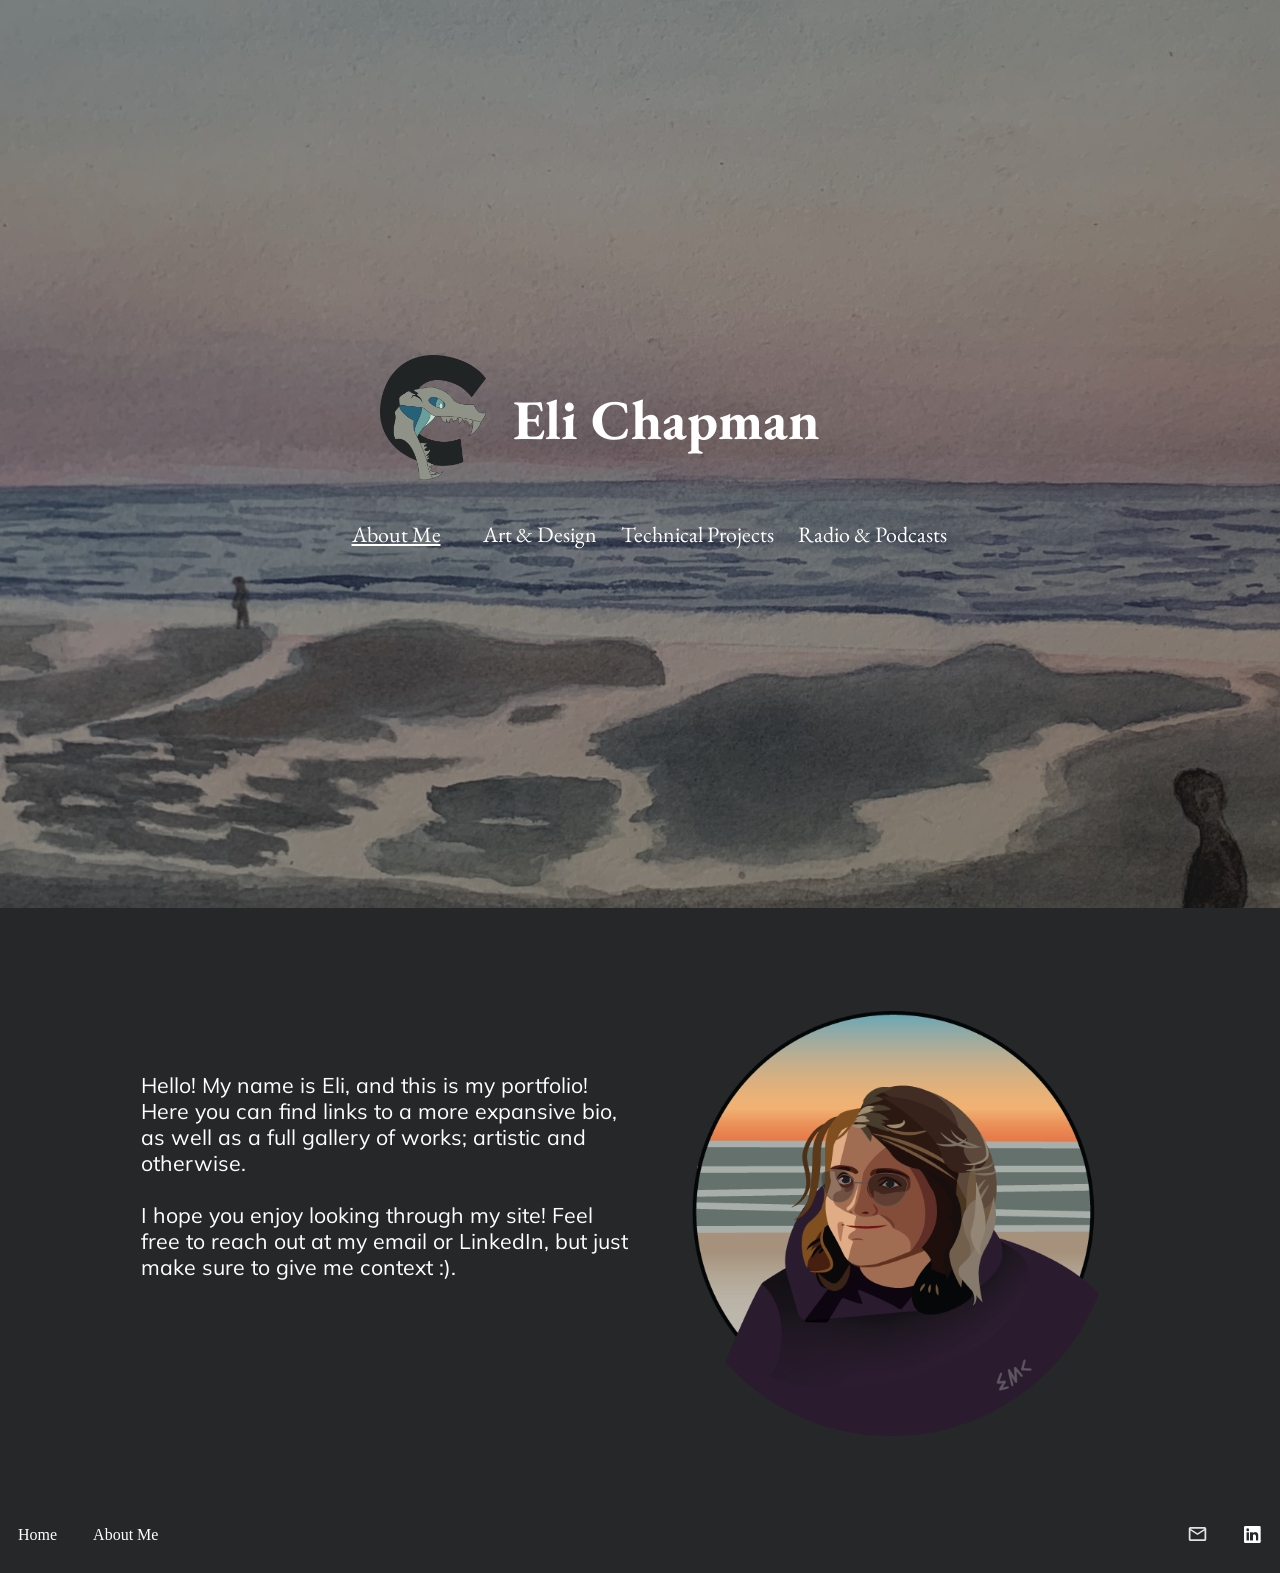
<file: index.html>
<!--
Created by Eli Chapman
Last updated 5/12/25
Copyright 2025

Description: This is the index page for my personal portfolio page

Notes:
 - robots.txt is meant to stop general webcrawlers; art should still eventually be run through glaze/nightshade
 - fonts aquired from open foundry and google fonts

Sources:
 - basic knowledge (referenced heavily, but sporadically)
    - https://www.w3schools.com/html/ - HTML basics, includes all tabs on sidebar
    - https://www.w3schools.com/css/ - CSS basics, includes all tabs on sidebar
    - https://www.w3schools.com/cssref/atrule_font-face.php - fonts

 - specific features
    - https://www.w3schools.com/howto/howto_css_dropdown.asp - dropdown menu
    - https://www.w3schools.com/howto/howto_js_slideshow.asp - making a slideshow (for comics)
    - https://developer.mozilla.org/en-US/docs/Web/CSS/CSS_fonts/Variable_fonts_guide - variable fonts
    - https://www.dhiwise.com/post/html-open-link-in-new-tab-improve-user-navigation - going to a new tab when clicking a link
    - https://www.w3schools.com/tags/tryit.asp?filename=tryhtml_link_mailto - using Mailto links
    - https://developer.mozilla.org/en-US/docs/Web/SVG/Attribute/viewBox - using SVGs
        - https://stackoverflow.com/questions/24626908/how-to-get-rid-of-extra-space-below-svg-in-div-element - svg alignment
    - https://www.w3schools.com/tags/tag_embed.asp - embed tag
    - https://help.figma.com/hc/en-us/articles/360039827134-Embed-files-and-prototypes - embedding tags
    - https://www.w3schools.com/html/html_div.asp - div alignment

 - interaction questions (referenced to answer why specific things aren't working and the like, typically mostly just looked at)
    - https://stackoverflow.com/questions/50455838/flexbox-not-full-width - flexbox stuff
    - https://stackoverflow.com/questions/12048897/how-would-i-layer-an-element-below-another - position above/below
    - https://www.w3.org/MarkUp/html3-tables/alignment.html - how to align horizontally in tables
    - https://www.geeksforgeeks.org/html-align-attribute/ - align is outdated & how to do better
    - https://developer.mozilla.org/en-US/docs/Web/CSS/flex-grow - image growth in flexboxes
    - https://www.w3schools.com/css/css_align.asp
    - https://stackoverflow.com/questions/4781573/how-can-i-make-a-bar-flush-with-the-top-left-and-right-of-a-browser-window-in
    - https://stackoverflow.com/questions/15852401/how-to-reuse-the-html-code-in-every-html-page - potential code reuse (unused, requires PHP or jQuery)
    - https://www.w3schools.com/howto/howto_js_popup.asp - doing a popup (unused)
    - https://stackoverflow.com/questions/25080716/why-do-block-elements-go-behind-a-float-and-inline-go-around

TODO:
 - clean up comments & code
 - add Web/GD projects
 - fix loading stuff
 - code-re-use
-->

<!DOCTYPE html>
<html>

<head>

    <title>Eli Chapman - Identity Through Art</title>
    <link rel="stylesheet" href="stylesheets/style1.css">
    <link rel="icon" href="images/Logo.png"> <!--favicon-->

</head>

<body style="overscroll-behavior: none;">

    <!-- https://www.w3schools.com/html/html_images_picture.asp -->
    <!-- background image, will have things on top of it -->
    <!-- done as a seprate aspect from background-image for extra flexibility -->
    <picture>
        <source media="(min-width: 1300px)" srcset="images/Home_Page-Background/computer.png">
        <source media="(min-width: 950px)" srcset="images/Home_Page-Background/tab2.png">
        <source media="(min-width: 700px)" srcset="images/Home_Page-Background/tab.png">
        <img class="homepage-cover" src="images/Home_Page-Background/phone.png" style="z-index: -1;">
    </picture>
    
    <!--main layout of page-->
    <div class="flex-container" style="z-index: 0;">
        <!--blank div "box" is set to view height to allow seeing BG image-->
        <div style="height: 100vh; align-content: center;">
            <!--main menu is placed in the center of the empty box-->
            <table>
                <tr>
                    <td style="text-align: right;">
                        <img src="images/Logo.png" style="height: 125px;">
                    </td>
                    <td style="text-align: left;">
                        <!-- align is reccomended to be transfered into css -->
                        <h1>Eli Chapman</h1> 
                    </td>
                </tr>
                <tr>
                    <td colspan="2">
                        <!-- second table is used to align buttons across the colspan w/o depening on number -->
                        <table class="t-menu">
                            <tr>
                                <td>
                                    <button class="menu-button">
                                        <a href="./about.html">About Me</a>
                                    </button>
                                </td>
                                <td>
                                    <div class="dropdown">
                                        <button class="menu-button d-button">Art & Design</button>
                                        <div class="d-content">
                                            <a href="./traditional-art.html">Traditional</a>
                                            <a href="./digital-art.html">Digital</a>
                                            <a href="./graphic-design.html">Graphic Design</a>
                                            <a href="./web-design.html">Web Design</a>
                                            <a href="./comics.html">Comic</a>
                                        </div>
                                    </div>
                                </td>
                                <td>
                                    <div class="dropdown">
                                        <button class="menu-button d-button">Technical Projects</button>
                                        <div class="d-content">
                                            <a href="./ocean-of-magnolias.html">Ocean of Magnolias</a>
                                            <a href="./the-cafe.html">The Café</a>
                                            <a href="">More Coming Soon!</a>
                                        </div>
                                    </div>
                                </td>
                                <td>
                                    <div class="dropdown">
                                        <button class="menu-button d-button">Radio & Podcasts</button>
                                        <div class="d-content">
                                            <!-- noopener etc copied from https://www.dhiwise.com source to prevent some security concerns -->
                                            <a href="https://www.whitworthradio.com/" target="_blank" rel="noopener noreferrer">Whitworth Radio</a>
                                            <a href="https://open.spotify.com/show/3iHj1msCe6p6W4GeY8MZKP" target="_blank" rel="noopener noreferrer">A Very Normal Job Interview</a>
                                            <a href="https://open.spotify.com/show/7z2vKIqOejYljkPAVhijET" target="_blank" rel="noopener noreferrer">Diagnoses and Dragons</a>
                                            <a href="https://open.spotify.com/show/1VM0MpkA3njNZQ5J4aG63I" target="_blank" rel="noopener noreferrer">Incoming Broadcast...</a>
                                        </div>
                                    </div>
                                </td>
                            </tr>
                        </table>
                    </td>
                </tr>
            </table>
        </div>
        <!--second div "box" is set a grey background for text/images-->
        <div style="height: 600px; width: 100vw; background-color: rgb(38, 39, 40);" >
            <table style="width: 80vw; margin: auto;">
                <tr>
                    <td style="width: 50%;">
                        <p style="padding: 10px;">
                            Hello! My name is Eli, and this is my portfolio! Here you can find links to a more expansive bio, as well as a full gallery of works; artistic and otherwise.
                            <br><br>
                            I hope you enjoy looking through my site! Feel free to reach out at my email or LinkedIn, but just make sure to give me context :).
                        </p>
                    </td>
                    <td style="width: 50%; text-align: center;">
                        <!-- picture makes sure image is only shown if there is room for it -->
                        <picture>
                            <source media="(min-width: 800px)" srcset="images/vectorized-photo.png">
                            <img src="" style="height: 425px; padding-top: 100px;">
                        </picture>
                    </td>
                </tr>
            </table>
            
        </div>
    </div>

    <!-- bottom navbar -->
    <!-- links to other sections of website are left, right is socials -->
    <!-- eventually integrating code re-use and a more robust framework (jQuery or something) -->
    <div class="flex-container">
        <ul class="bottom-navbar" style="z-index: 1; width: 100vw;">
            <li class="left"><a href="./index.html">Home</a></li>
            <li class="left"><a href="./about.html">About Me</a></li>

            <li class="right"><a href="https://www.linkedin.com/in/eli-chapman-ffffff/"><img src="images/icons/linkedInlogo-tm.png" style="height: 17px; display: block;"></a></li>
            <!-- modified the viewbox manually, but still a bit funky. id like to fix in future -->
            <li class="right"><a href="mailto:elichap9@gmail.com"><svg xmlns="http://www.w3.org/2000/svg" height="21px" viewBox="0 -850 960 960" width="21px" fill="#e3e3e3" style="display: block;"><path d="M160-160q-33 0-56.5-23.5T80-240v-480q0-33 23.5-56.5T160-800h640q33 0 56.5 23.5T880-720v480q0 33-23.5 56.5T800-160H160Zm320-280L160-640v400h640v-400L480-440Zm0-80 320-200H160l320 200ZM160-640v-80 480-400Z"/></svg></a></li>
        </ul>
    </div>

</body>
</html>
</file>
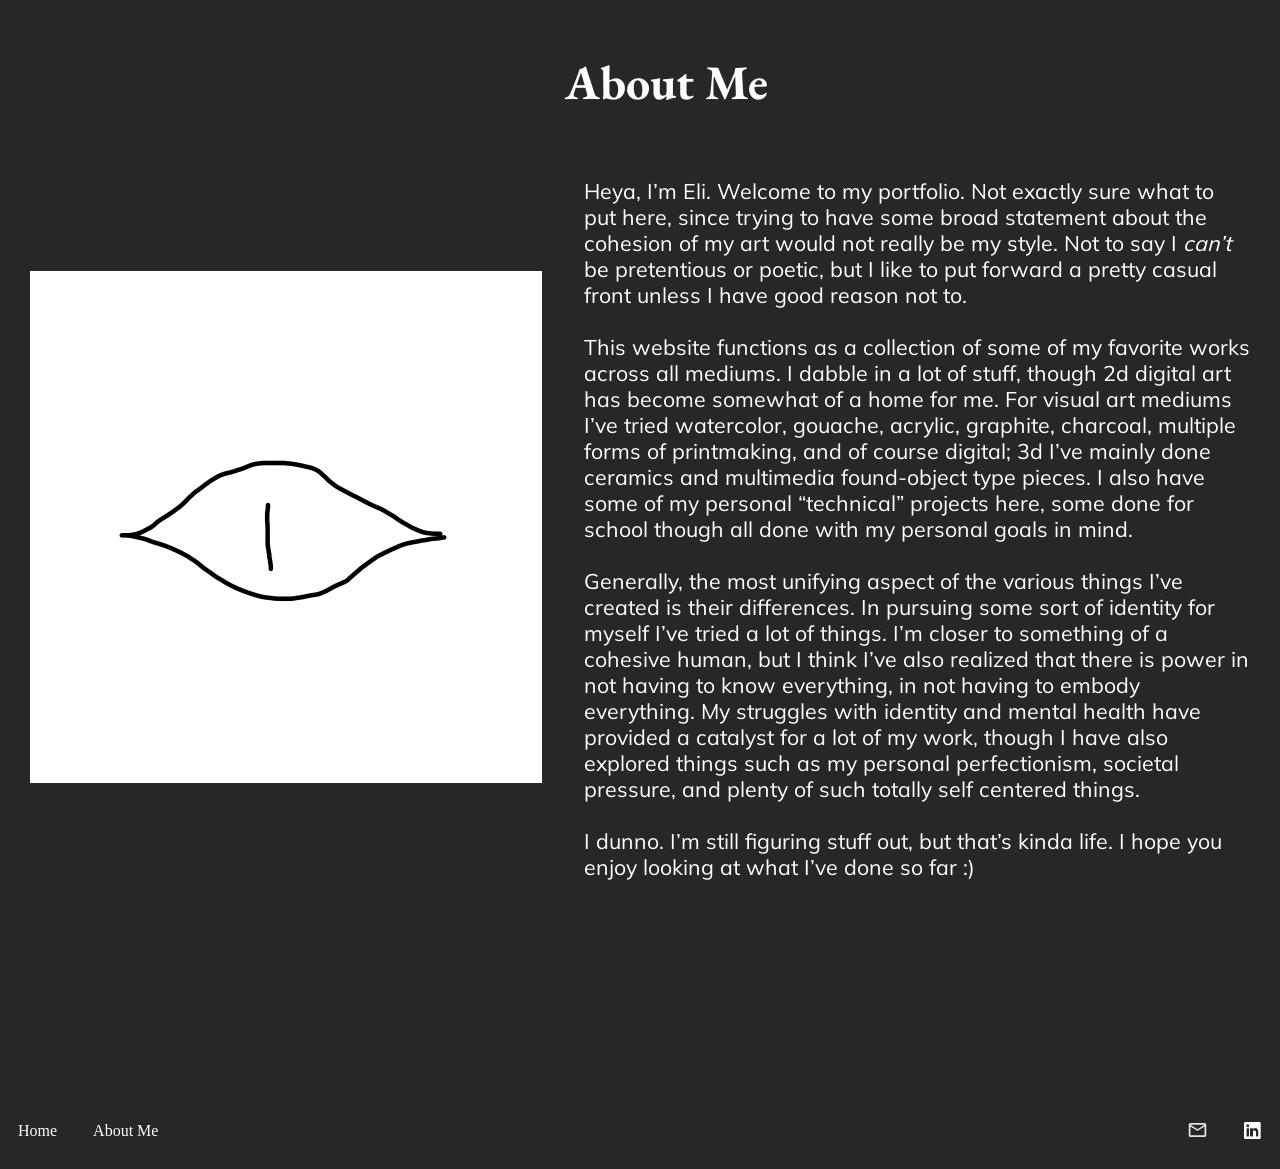
<file: about.html>
<!DOCTYPE html>
<html>

<head>

    <title>Eli Chapman - About Me</title>
    <link rel="stylesheet" href="stylesheets/style1.css">
    <link rel="icon" href="images/Logo.png"> <!--favicon-->

</head>

<body>

    <div class="flex-container"> <!--main content is placed in a flex container for easy centering/spacing-->
        <table> <!--table for title and then the other stuff yeah-->
            <th>
                <td colspan="2">
                    <h2>
                        About Me
                    </h2>
                </td>
            </th>
            <tr>
                <td style="padding-right: 20px; padding-left: 20px">
                    <img src="images/eye-animation.gif" style="width: 40vw">
                </td>
                <td style="padding-right: 20px; padding-left: 20px">
                    <p>
                        Heya, I’m Eli. Welcome to my portfolio. Not exactly sure what to put here, 
                        since trying to have some broad statement about the cohesion of my art 
                        would not really be my style. Not to say I <i>can’t</i> be pretentious or poetic, 
                        but I like to put forward a pretty casual front unless I have good reason not to. 
                        <br><br>
                        This website functions as a collection of some of my favorite works across all mediums. 
                        I dabble in a lot of stuff, though 2d digital art has become somewhat of a home for me. 
                        For visual art mediums I’ve tried watercolor, gouache, acrylic, graphite, charcoal, 
                        multiple forms of printmaking, and of course digital; 
                        3d I’ve mainly done ceramics and multimedia found-object type pieces. 
                        I also have some of my personal “technical” projects here, some done for school 
                        though all done with my personal goals in mind.
                        <br><br>
                        Generally, the most unifying aspect of the various things I’ve created is their differences. 
                        In pursuing some sort of identity for myself I’ve tried a lot of things. 
                        I’m closer to something of a cohesive human, but I think I’ve also realized 
                        that there is power in not having to know everything, in not having to embody everything. 
                        My struggles with identity and mental health have provided a catalyst for a lot of my work, 
                        though I have also explored things such as my personal perfectionism, societal pressure, 
                        and plenty of such totally self centered things.
                        <br><br>
                        I dunno. I’m still figuring stuff out, but that’s kinda life. 
                        I hope you enjoy looking at what I’ve done so far :)
                    </p>
                </td>
            </tr>
        </table>
    </div> 

    <!--spacer-->
    <div style="height: 200px"></div>

    <!--bottom navbar-->
    <!--links to other sections of website are left, right is socials-->
    <div class="flex-container">
        <ul class="bottom-navbar" style="z-index: 1; width: 100vw;">
            <li class="left"><a href="./index.html">Home</a></li>
            <li class="left"><a href="./about.html">About Me</a></li>
            
            <li class="right"><a href="https://www.linkedin.com/in/eli-chapman-ffffff/"><img src="images/icons/linkedInlogo-tm.png" style="height: 17px; display: block;"></a></li>
            <!-- modified the viewbox manually, but still a bit funky. id like to fix in future -->
            <li class="right"><a href="mailto:elichap9@gmail.com"><svg xmlns="http://www.w3.org/2000/svg" height="21px" viewBox="0 -850 960 960" width="21px" fill="#e3e3e3" style="display: block;"><path d="M160-160q-33 0-56.5-23.5T80-240v-480q0-33 23.5-56.5T160-800h640q33 0 56.5 23.5T880-720v480q0 33-23.5 56.5T800-160H160Zm320-280L160-640v400h640v-400L480-440Zm0-80 320-200H160l320 200ZM160-640v-80 480-400Z"/></svg></a></li>
        </ul>
    </div>

</body>
</html>
</file>
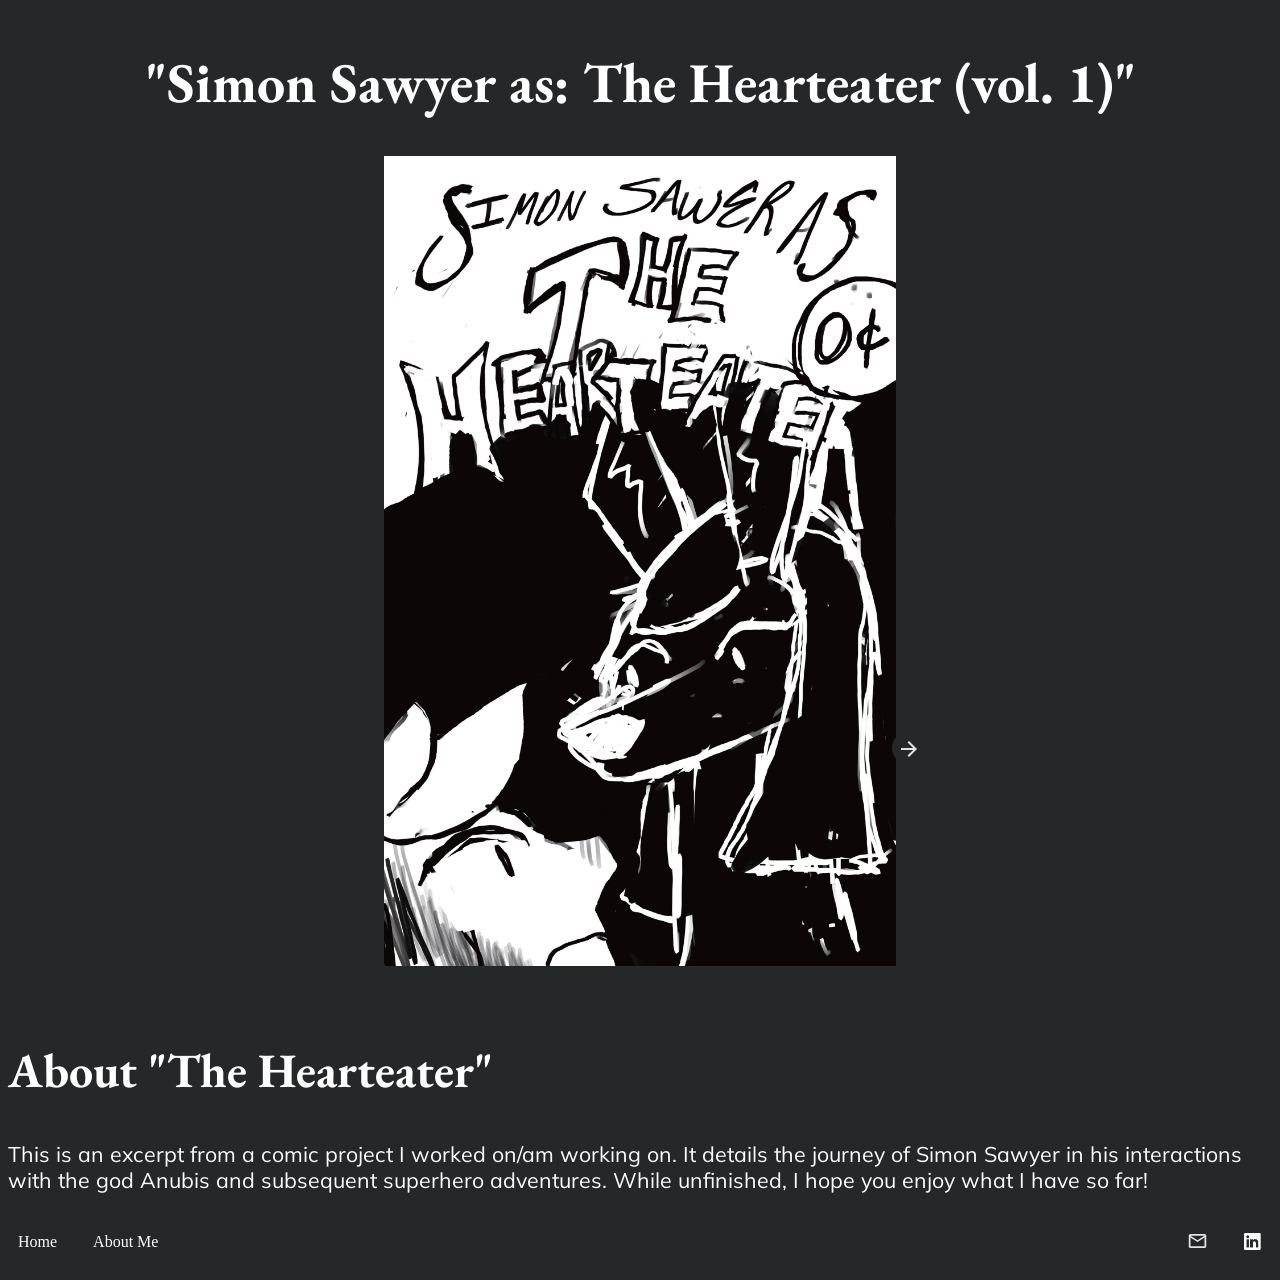
<file: comics.html>
<!DOCTYPE html>
<html>

<head>

    <title>Eli Chapman - Comics</title>
    <link rel="stylesheet" href="stylesheets/style1.css">
    <link rel="icon" href="images/Logo.png"> <!--favicon-->
    <script>
        //this is js for making a slideshow - heavily referencing w3 schools
        let sIndex;
        
        // undates index then sends image hierarchy to be rebuilt
        function safeRightTurn(){
            sIndex++;
            displaySlideOnIndex();
        }
        function safeLeftTurn(){
            sIndex--;
            displaySlideOnIndex();
        }

        // rebuilds image heirarchy by getting all image elements, hiding them, then displaying the one marked by the current sIndex
        function displaySlideOnIndex(){
            // gets all "comic-page" elements
            let allPages = document.getElementsByClassName("comic-page");
            // hides all comic-page elements by defualt
            for (i = 0; i < allPages.length; i++){
                allPages[i].style.display = "none";
            }

            // visualizing human v computer counting
            // sIndex   1 2 3 4 5
            // aP.len 0 1 2 3 4

            // prevents right overflow
            if (sIndex-1 >= allPages.length){
                sIndex = 1;
            }
            // prevents left overflow
            if (sIndex < 1){
                sIndex = allPages.length;
            }

            // sets the slide index and then sets the appropriate image to be visible
            allPages[sIndex-1].style.display = "block";

            // adjust arrows for turning pages
            // makes sure buttons are alright
            let turnArrows = document.getElementsByClassName("page-button");
            let arrowSpacer = document.getElementsByClassName("arrow-spacer");
            arrowSpacer[0].style.width = "55vh"; // sets the spacer between the arrows
           
            for (i = 0; i < turnArrows.length; i++){
                turnArrows[i].style.display = "block";
            }
            
            // only shows one arrow on page 1
            if (sIndex == 1){
                turnArrows[0].style.display = "none";
                arrowSpacer[0].style.width = "59.7vh"; // adjusts the spacer for the arrows due to removal of one
                
            }
            // only shows one arrow on last page
            if (sIndex == allPages.length){
                turnArrows[1].style.display = "none";
                arrowSpacer[0].style.width = "59.7vh"; // adjusts the spacer for the arrows due to removal of one
            }
            
        }

        // sets up the page on load
        function pageSettup(){
            sIndex = 1;
            displaySlideOnIndex();
        }
        
    </script>

</head>

<body onload="pageSettup()">

    <div class="flex-container"> <!--main content is placed in a flex container for easy centering/spacing-->
        <h1>
            "Simon Sawyer as: The Hearteater (vol. 1)"
        </h1>
        <!-- cover -->
        <img class="comic-page" src="images/porfolio-art/comic/hearteater-0.jpg">
        <!-- page 1 -->
        <img class="comic-page" src="images/porfolio-art/comic/hearteater-1.jpg">
        <!-- page 2 -->
        <img class="comic-page" src="images/porfolio-art/comic/hearteater-2.jpg">
        <!-- page 3 -->
        <img class="comic-page" src="images/porfolio-art/comic/hearteater-3.jpg">
        <!-- page 4 -->
        <img class="comic-page" src="images/porfolio-art/comic/hearteater-4.jpg">
        <!-- page 5 -->
        <img class="comic-page" src="images/porfolio-art/comic/hearteater-5.jpg">
        <!-- page 6 -->
        <img class="comic-page" src="images/porfolio-art/comic/hearteater-6.jpg">
        <!-- page 7 -->
        <img class="comic-page" src="images/porfolio-art/comic/hearteater-7.jpg">
        <!-- page 8 -->
        <img class="comic-page" src="images/porfolio-art/comic/hearteater-8.jpg">
        <!-- page 9 -->
        <img class="comic-page" src="images/porfolio-art/comic/hearteater-9.jpg">
        <!-- page 10 -->
        <img class="comic-page" src="images/porfolio-art/comic/hearteater-10.jpg">
        <!-- page 11 -->
        <img class="comic-page" src="images/porfolio-art/comic/hearteater-11.jpg">

        <!-- idk if i know exactly how sticky works, but its doing something I like -->
        <div class="page-arrows" style="position: sticky; bottom: 15%;">
            <!-- icons from google icons https://fonts.google.com/icons?selected=Material Symbols Outlined%3Aarrow_forward%3AFILL%400%3Bwght%40400%3BGRAD%400%3Bopsz%4024&icon.size=24&icon.color=%23e3e3e3 -->
            <div class="page-button">
                <svg xmlns="http://www.w3.org/2000/svg" height="24px" viewBox="0 -960 960 960" width="24px" fill="#e3e3e3" onclick="safeLeftTurn()"><path d="m313-440 224 224-57 56-320-320 320-320 57 56-224 224h487v80H313Z"/></svg>
            </div>
            <div class="arrow-spacer" style="width: 55vh;"></div>
            <div class="page-button">
                <svg xmlns="http://www.w3.org/2000/svg" height="24px" viewBox="0 -960 960 960" width="24px" fill="#e3e3e3" onclick="safeRightTurn()"><path d="M647-440H160v-80h487L423-744l57-56 320 320-320 320-57-56 224-224Z"/></svg>
            </div>
        </div>
    </div>
    </div> 

    <h2>
        About "The Hearteater"
    </h2>
    <p>
        This is an excerpt from a comic project I worked on/am working on. It details the journey of Simon Sawyer in his interactions with the god Anubis and subsequent superhero adventures. While unfinished, I hope you enjoy what I have so far!
    </p>

    <!--bottom navbar-->
    <!--links to other sections of website are left, right is socials-->
    <div class="flex-container">
        <ul class="bottom-navbar" style="z-index: 1; width: 100vw;">
            <li class="left"><a href="./index.html">Home</a></li>
            <li class="left"><a href="./about.html">About Me</a></li>
            
            <li class="right"><a href="https://www.linkedin.com/in/eli-chapman-ffffff/"><img src="images/icons/linkedInlogo-tm.png" style="height: 17px; display: block;"></a></li>
            <!-- modified the viewbox manually, but still a bit funky. id like to fix in future -->
            <li class="right"><a href="mailto:elichap9@gmail.com"><svg xmlns="http://www.w3.org/2000/svg" height="21px" viewBox="0 -850 960 960" width="21px" fill="#e3e3e3" style="display: block;"><path d="M160-160q-33 0-56.5-23.5T80-240v-480q0-33 23.5-56.5T160-800h640q33 0 56.5 23.5T880-720v480q0 33-23.5 56.5T800-160H160Zm320-280L160-640v400h640v-400L480-440Zm0-80 320-200H160l320 200ZM160-640v-80 480-400Z"/></svg></a></li>
        </ul>
    </div>

</body>
</html>
</file>
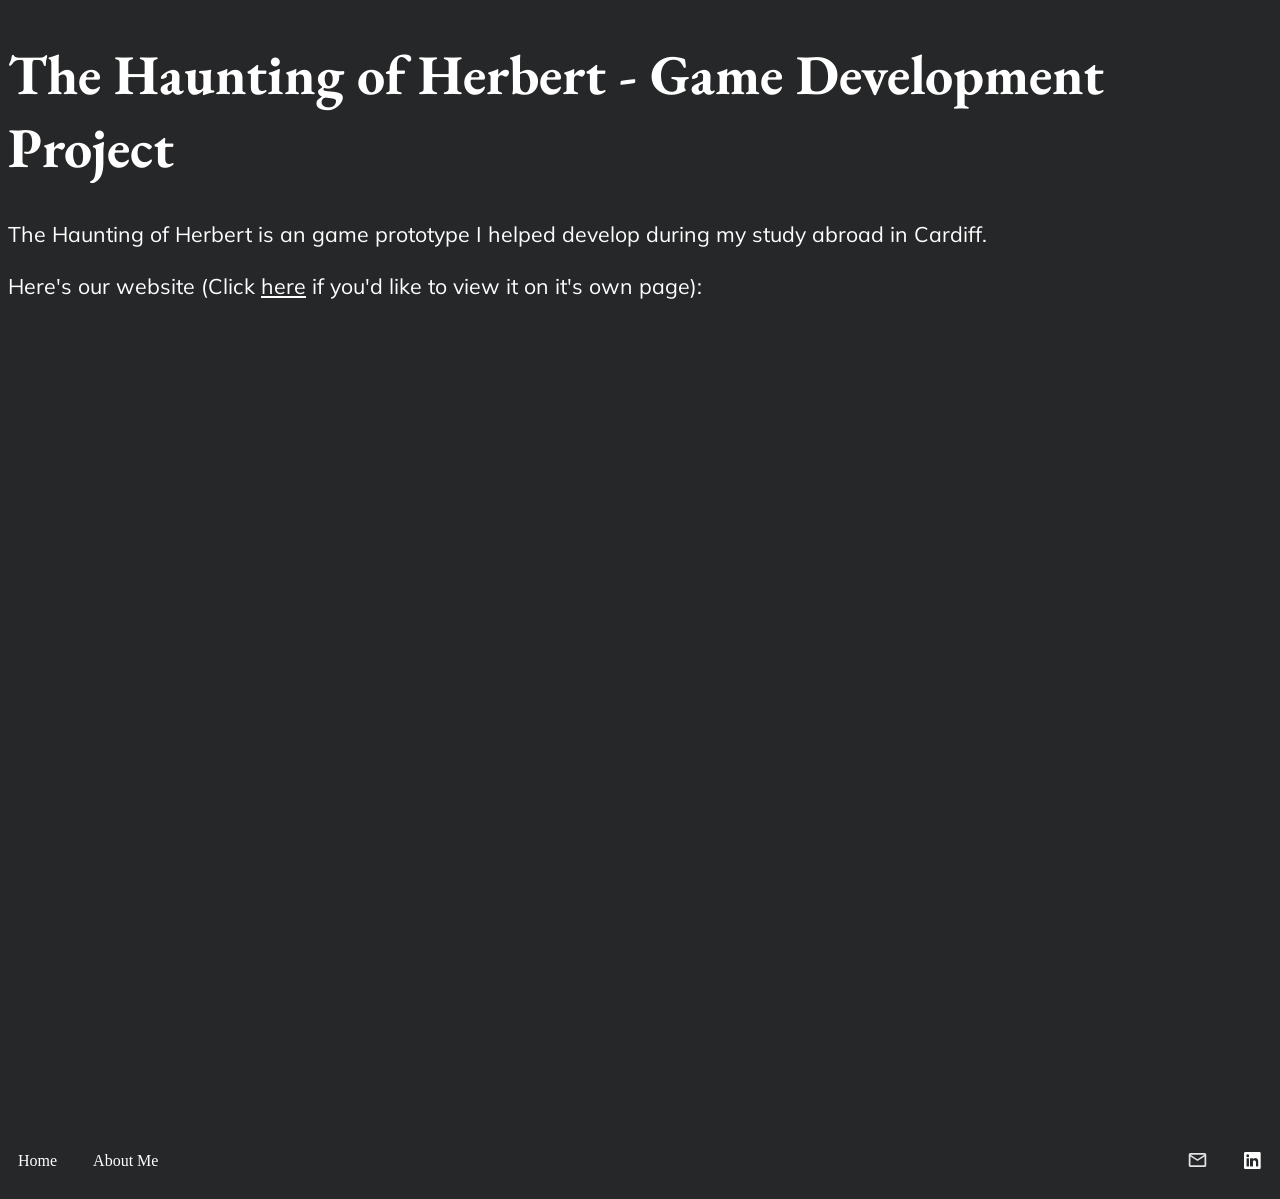
<file: haunting-of-herbert.html>
<!DOCTYPE html>
<html>

<head>
   
    <title>Eli Chapman - The Haunting of Herbert</title>
    <link rel="stylesheet" href="stylesheets/style1.css">
    <link rel="icon" href="images/Logo.png"> <!--favicon-->

</head>

<body>

    <!-- descripion -->
    <h1>
        The Haunting of Herbert - Game Development Project
    </h1>
    <p> 
        The Haunting of Herbert is an game prototype 
        I helped develop during my study abroad in Cardiff.
        
        <br><br>
        Here's our website (Click 
        <a class="in-text-link" href="https://nice-pebble-01f936d1e.4.azurestaticapps.net/index.html"  target="_blank" rel="noopener noreferrer">here</a> 
        if you'd like to view it on it's own page):
    </p>

    <!-- embedded website -->
    <embed type="text/html" 
           src="https://nice-pebble-01f936d1e.4.azurestaticapps.net/index.html" 
           style="width: 85vw; height: 90vh;">


    <!--bottom navbar-->
    <!--links to other sections of website are left, right is socials-->
    <div class="flex-container">
        <ul class="bottom-navbar" style="z-index: 1; width: 100vw;">
            <li class="left"><a href="./index.html">Home</a></li>
            <li class="left"><a href="./about.html">About Me</a></li>
            
            <li class="right"><a href="https://www.linkedin.com/in/eli-chapman-ffffff/"><img src="images/icons/linkedInlogo-tm.png" style="height: 17px; display: block;"></a></li>
            <!-- modified the viewbox manually, but still a bit funky. id like to fix in future -->
            <li class="right"><a href="mailto:elichap9@gmail.com"><svg xmlns="http://www.w3.org/2000/svg" height="21px" viewBox="0 -850 960 960" width="21px" fill="#e3e3e3" style="display: block;"><path d="M160-160q-33 0-56.5-23.5T80-240v-480q0-33 23.5-56.5T160-800h640q33 0 56.5 23.5T880-720v480q0 33-23.5 56.5T800-160H160Zm320-280L160-640v400h640v-400L480-440Zm0-80 320-200H160l320 200ZM160-640v-80 480-400Z"/></svg></a></li>
        </ul>
    </div>

</body>
</html>
</file>
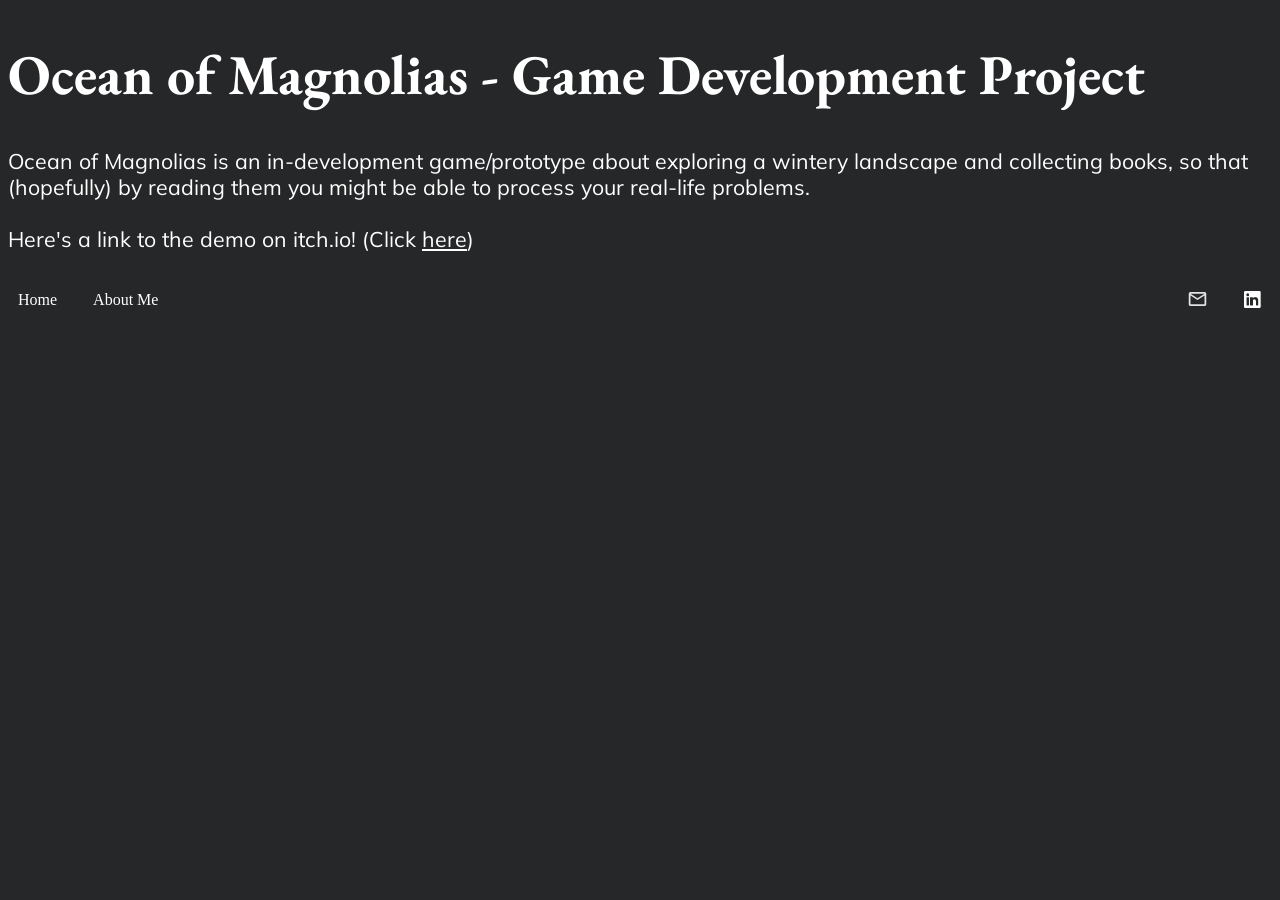
<file: ocean-of-magnolias.html>
<!DOCTYPE html>
<html>

<head>
   
    <title>Eli Chapman - Ocean of Magnolias</title>
    <link rel="stylesheet" href="stylesheets/style1.css">
    <link rel="icon" href="images/Logo.png"> <!--favicon-->

</head>

<body>

    <!-- descripion -->
    <h1>
        Ocean of Magnolias - Game Development Project
    </h1>
    <p> 
        Ocean of Magnolias is an in-development game/prototype 
        about exploring a wintery landscape and collecting books, 
        so that (hopefully) by reading them you might be able to process your real-life problems.
        <br><br>
        Here's a link to the demo on itch.io! (Click 
        <a class="in-text-link" href="https://emcreeks.itch.io/ocean-of-magnolias"  target="_blank" rel="noopener noreferrer">here</a>)
    </p>

    <!-- embedded website -->
    <!-- <embed type="text/html" 
           src="https://emcreeks.itch.io/ocean-of-magnolias" 
           style="width: 85vw; height: 90vh;"> -->


    <!--bottom navbar-->
    <!--links to other sections of website are left, right is socials-->
    <div class="flex-container">
        <ul class="bottom-navbar" style="z-index: 1; width: 100vw;">
            <li class="left"><a href="./index.html">Home</a></li>
            <li class="left"><a href="./about.html">About Me</a></li>
            
            <li class="right"><a href="https://www.linkedin.com/in/eli-chapman-ffffff/"><img src="images/icons/linkedInlogo-tm.png" style="height: 17px; display: block;"></a></li>
            <!-- modified the viewbox manually, but still a bit funky. id like to fix in future -->
            <li class="right"><a href="mailto:elichap9@gmail.com"><svg xmlns="http://www.w3.org/2000/svg" height="21px" viewBox="0 -850 960 960" width="21px" fill="#e3e3e3" style="display: block;"><path d="M160-160q-33 0-56.5-23.5T80-240v-480q0-33 23.5-56.5T160-800h640q33 0 56.5 23.5T880-720v480q0 33-23.5 56.5T800-160H160Zm320-280L160-640v400h640v-400L480-440Zm0-80 320-200H160l320 200ZM160-640v-80 480-400Z"/></svg></a></li>
        </ul>
    </div>

</body>
</html>
</file>
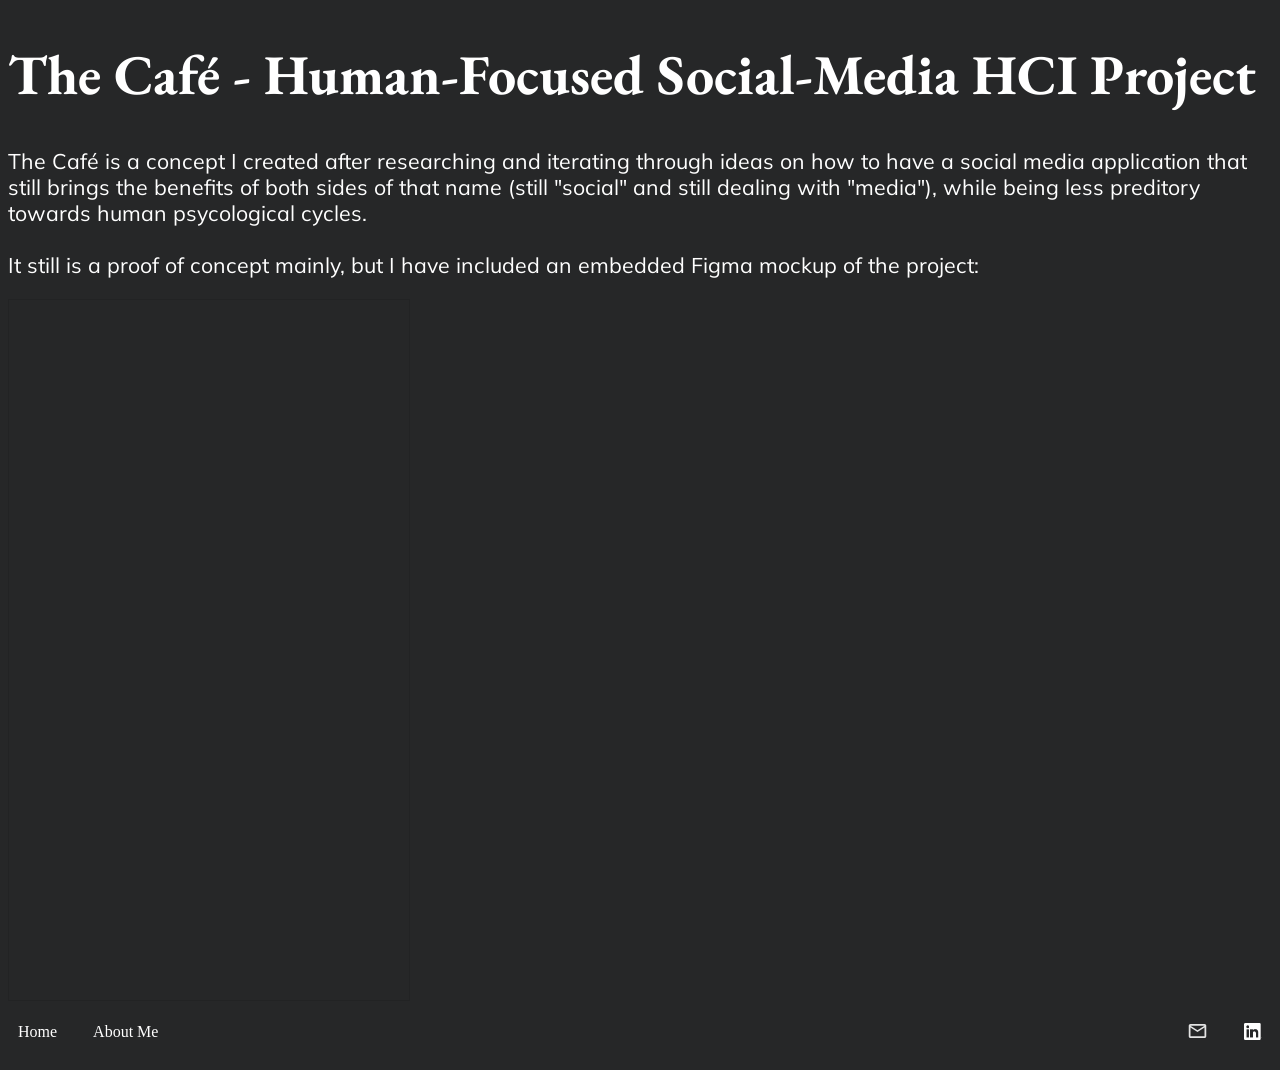
<file: the-cafe.html>
<!DOCTYPE html>
<html>

<head>
   
    <title>Eli Chapman - The Café</title>
    <link rel="stylesheet" href="stylesheets/style1.css">
    <link rel="icon" href="images/Logo.png"> <!--favicon-->

</head>

<body>

    <!-- descripion -->
    <h1>
        The Café - Human-Focused Social-Media HCI Project
    </h1>
    <p> 
        The Café is a concept I created after researching and iterating through
        ideas on how to have a social media application that still brings the benefits of
        both sides of that name (still "social" and still dealing with "media"), while
        being less preditory towards human psycological cycles. 
        <br><br>
        It still is a proof of concept mainly, but I have included an embedded Figma mockup of the project:
    </p>

    <!-- embedded Figma prototype, code copied from Figma -->
    <iframe style="border: 1px solid rgba(0, 0, 0, 0.1);" 
            width="400" 
            height="700" 
            src="https://embed.figma.com/proto/4p3LHBM1Qobgmvlg6n1c4q/final-project-HCI?node-id=2-2&p=f&scaling=scale-down&content-scaling=fixed&page-id=0%3A1&starting-point-node-id=2%3A2&embed-host=share" 
            allowfullscreen>
    </iframe>

    <!--bottom navbar-->
    <!--links to other sections of website are left, right is socials-->
    <div class="flex-container">
        <ul class="bottom-navbar" style="z-index: 1; width: 100vw;">
            <li class="left"><a href="./index.html">Home</a></li>
            <li class="left"><a href="./about.html">About Me</a></li>
            
            <li class="right"><a href="https://www.linkedin.com/in/eli-chapman-ffffff/"><img src="images/icons/linkedInlogo-tm.png" style="height: 17px; display: block;"></a></li>
            <!-- modified the viewbox manually, but still a bit funky. id like to fix in future -->
            <li class="right"><a href="mailto:elichap9@gmail.com"><svg xmlns="http://www.w3.org/2000/svg" height="21px" viewBox="0 -850 960 960" width="21px" fill="#e3e3e3" style="display: block;"><path d="M160-160q-33 0-56.5-23.5T80-240v-480q0-33 23.5-56.5T160-800h640q33 0 56.5 23.5T880-720v480q0 33-23.5 56.5T800-160H160Zm320-280L160-640v400h640v-400L480-440Zm0-80 320-200H160l320 200ZM160-640v-80 480-400Z"/></svg></a></li>
        </ul>
    </div>

</body>
</html>
</file>
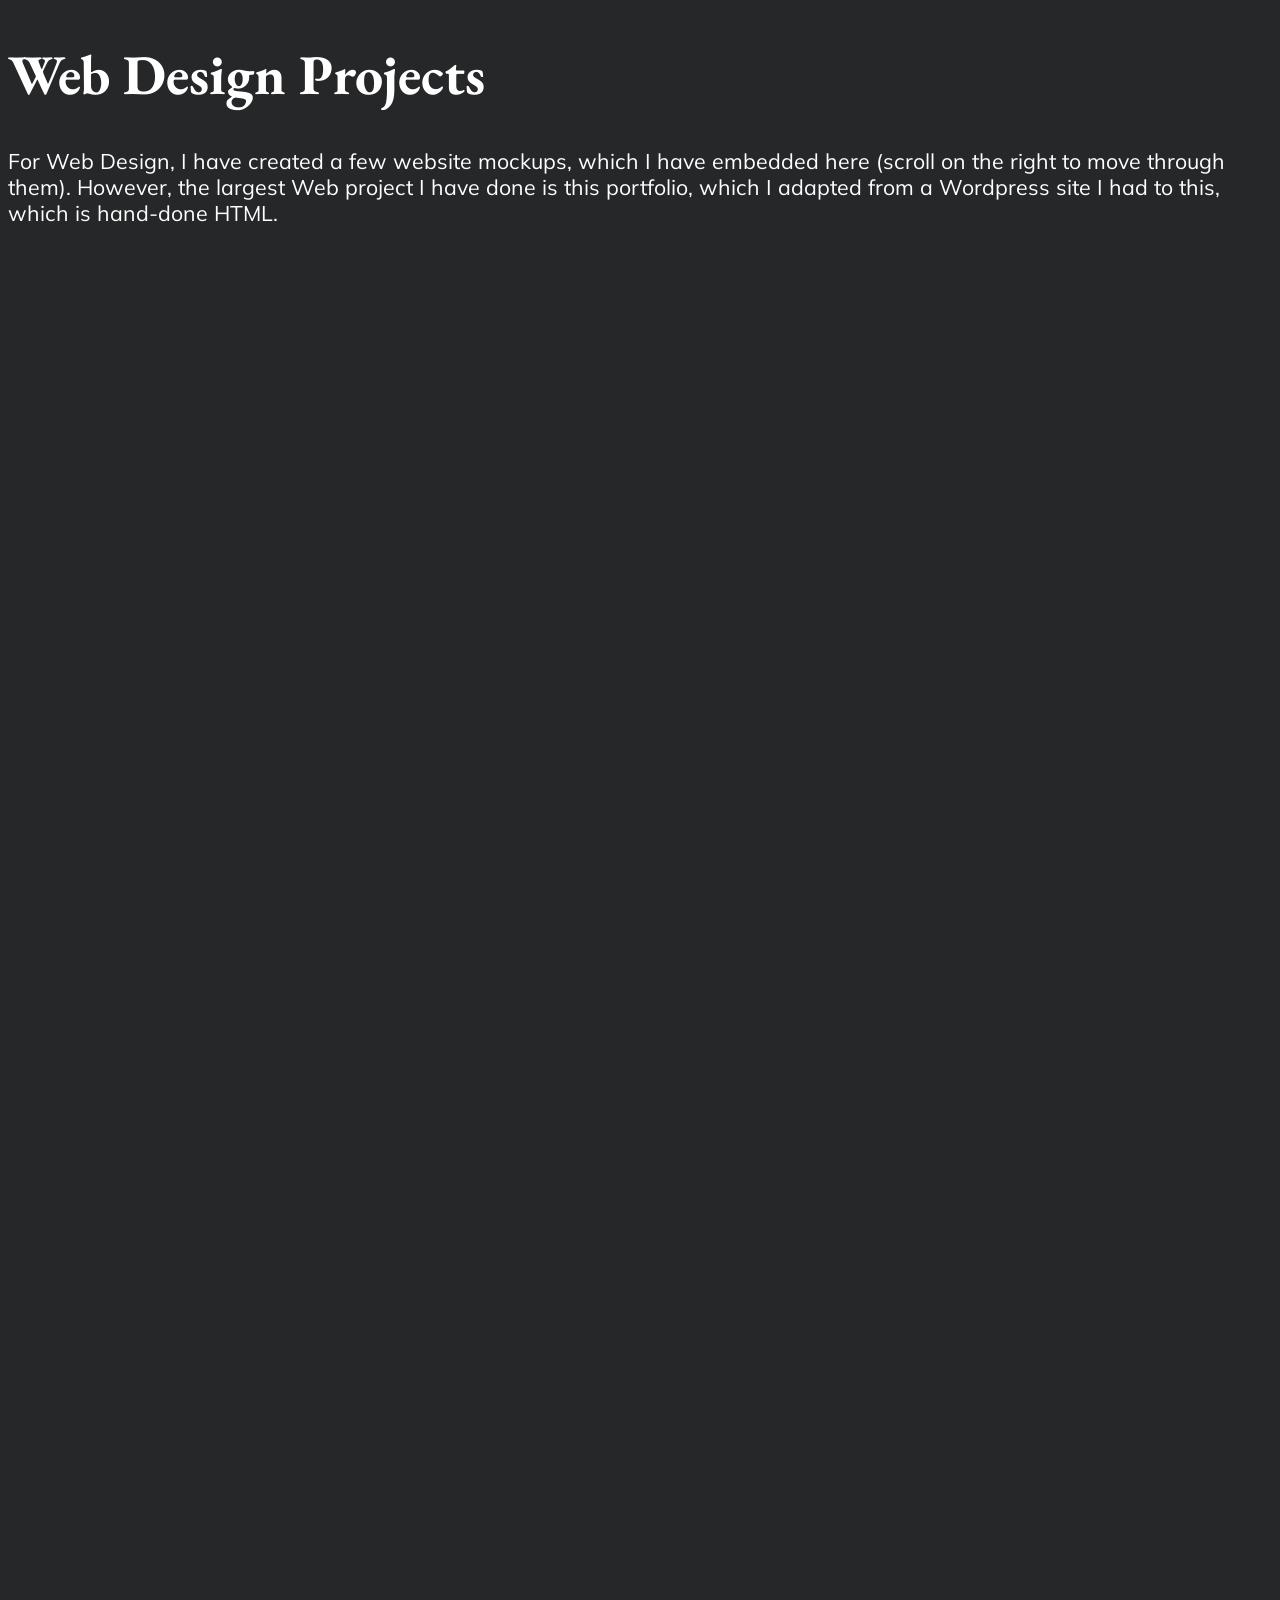
<file: web-design.html>
<!DOCTYPE html>
<html>

<head>
   
    <title>Eli Chapman - Graphic Design Work</title>
    <link rel="stylesheet" href="stylesheets/style1.css">
    <link rel="icon" href="images/Logo.png"> <!--favicon-->

</head>

<!-- descripion -->
    <h1>
        Web Design Projects
    </h1>
    <p> 
        For Web Design, I have created a few website mockups, which I have embedded here (scroll on the right to move through them).
        However, the largest Web project I have done is this portfolio, which I adapted from a Wordpress site I had to this, which is hand-done HTML.
    </p>

<body>
<!-- embedded website -->
    <embed type="text/html" 
           src="https://whitworth-bn.github.io/whitworth_web_course/WEB1-Student-Sites/chapman_e/Project_3/index.html" 
           style="width: 85vw; height: 90vh;">

    <embed type="text/html" 
            src="https://whitworth-bn.github.io/whitworth_web_course/WEB1-Student-Sites/chapman_e/Project_4/index.html" 
            style="width: 85vw; height: 90vh;">

</body>
</html>
</file>
<file: stylesheets/style1.css>
/* main css file for porfolio */

/* custom fonts */
@font-face {
    font-family: Mulish-Light;
    src: url(../fonts/Mulish-VariableFont_wght.ttf);
    font-variation-settings: "wght" 200; /* controls variable font settings for weight: wght */
}

@font-face {
    font-family: Garamond-Normal;
    src: url(../fonts/EBGaramond-VariableFont_wght.ttf);
    font-variation-settings: "wght" 150; /* controls variable font settings for weight: wght */
}

/* main style of text/page */
p, h3, .d-content a {
    font-family: Mulish-Light;
    color: #ffffff;
}

h1, h2, .menu-button {
    font-family: Garamond-Normal;
    color: #ffffff;
}

p {
    font-size: 16pt;
}

h1 {
    font-size: 56px;
}

h2 {
    font-size: 48px;
}

h3 {
    font-size: 10pt;
}

body {
    background-color: rgb(38, 39, 40);
    /* added b/c of https://stackoverflow.com/questions/4781573/how-can-i-make-a-bar-flush-with-the-top-left-and-right-of-a-browser-window-in */
    padding: 0px;
    border: 0px;
    
}

/* background image; done as not background-image property for more control and future parallax */
.homepage-cover {
    width: 110vw;
    opacity: 50%; /* opacity on top of background is used here (as opposed to an overlay) for convenience */
    position: fixed; 
    top: -45vh; /* width and position are static so even while resizing it looks ok (why did it get reset??? */
    left: -3vw;
}

/* flex container for main content organization */
.flex-container{
    display: flex;
    flex-flow: nowrap column;
    justify-content: space-between;
    align-items: center;
} /* still havent figured out how to take full width, centering seems to work ok? */

.gallery-flex-wrapper {
    display: flex;
    flex-flow: wrap row;
    align-items: left;
    width: 80%;
    margin: auto;
    justify-content: space-between;
    
}

.gallery-flex-wrapper .gallery-flex-container {
    display: flex;
    flex-flow: wrap column;
    align-items: center;
    width: 33.3333%;
    justify-content: normal;
    
    /* items base percentage width on thier parent */
} 

.gallery-flex-wrapper .gallery-flex-container-alt{
    width: auto;
} 

/* gim1 is a flex box to evenly space its children and add padding*/
.gimBox-s1{
    width: 98%;
    justify-content: space-between;
    display: flex;
    padding-bottom: 1.5%;

}

/* description text is hidden until called */
.desc-text{
    display: none;

}


.gimBox-s2{
    /* width: 98%; */
    width: 33%;
    
}

.gimBox-s2 .gal-img{
    width: 100%;
    
}

/* broken and sad */
/* .gimBox-s2 .gal-img-novel{
    width: 200%;
}
/*
.gimBox-s2 .gal-spacer{
    display: block;
    width: 200px;
    height: auto;
    background-color: brown;
    width: 100%;
}

.gimBox-s2 .gal-spacer-active{
    /* display: inline; 
    background-color: brown; 
    width: 100%;
} */

/* navbar and children */
ul.bottom-navbar {
    list-style-type: none;
    margin: 0;
    padding: 0;
    background-color: rgb(38, 39, 40);   
    overflow: hidden; 
}

li.left {
    float: left;
}

li.right {
    float: right;
}

a {
    display: block;
    padding: 2vh;
    color: #ffffff;
}

a.in-text-link{
    display: inline;
    padding: 0;
}

li a {
    text-decoration: none;
}

li a:hover {
    background-color: rgb(14, 14, 15);
}

.dropdown {
    position: relative;
    display: block;
}

/* buttons and menu hover display */
/* main button format, applied to all menu buttons */
.menu-button { 
    vertical-align: auto;
    background: none;
    padding-left: 10px;
    padding-right: 10px;
    font-size: 22px;
    border: none;
}

.menu-button a {
    text-decoration: underline;
}

.menu-button:hover, .menu-button a:hover {
    color: #bebebe;
}

.d-content {
    display: none;
    position: absolute;
    background-color: rgb(38, 39, 40);
}

.d-content a {
    text-decoration: none;
    font-size: 20px;
}

/* on hover, link menu is displayed */
.dropdown:hover .d-content { display: block; }

.d-content a:hover {
    background-color: rgb(14, 14, 15);
}

.comic-page {
    width: auto;
    height: 90vh;


}

.page-arrows {
    display: flex;

}

.page-button {
    display: block;
    background: rgb(38, 39, 40);
    padding-left: 5px;
    padding-right: 5px;
    border-radius: 30px;
    padding-top: 5.5px;
    position: relative;

}

.page-button:hover {
    background-color: rgb(14, 14, 15);
}

/* allows for easy division of inline blocks */
.spacer {
    display: block;
    height: 15vh;
}
</file>
